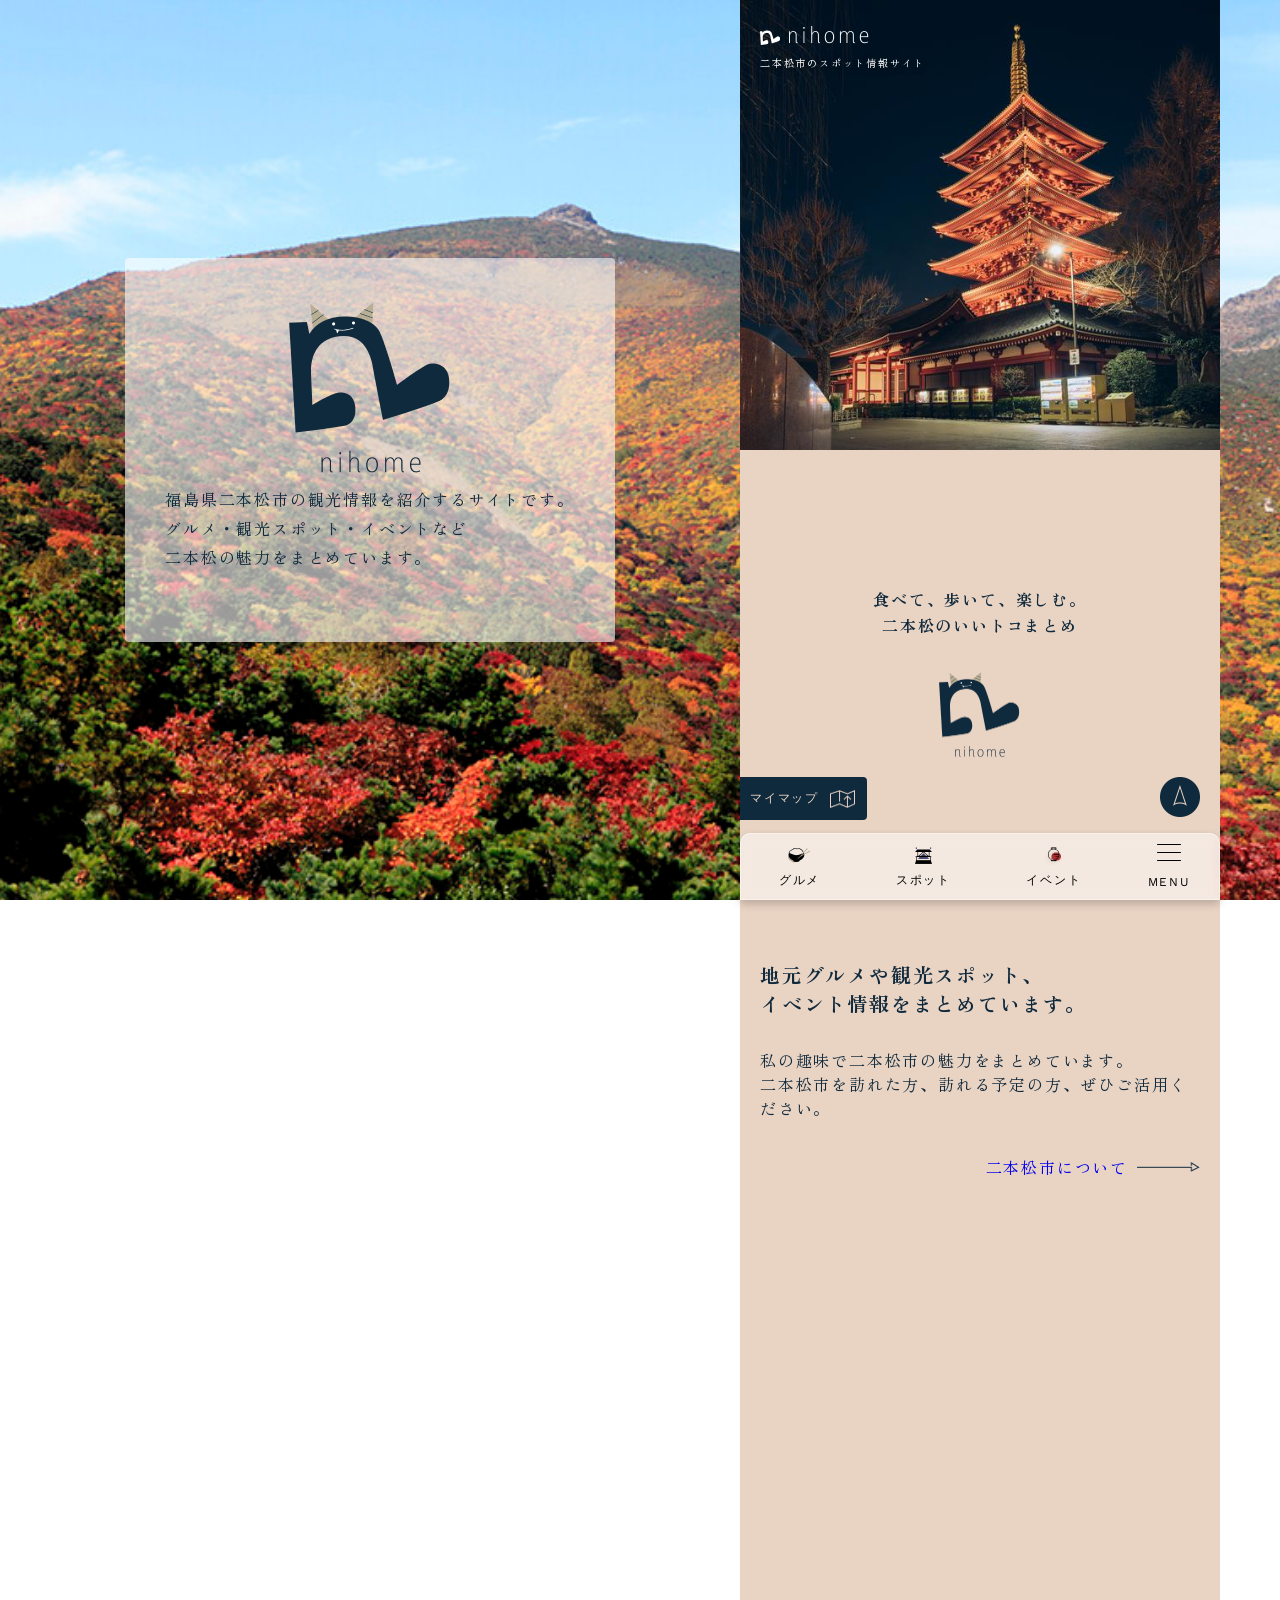
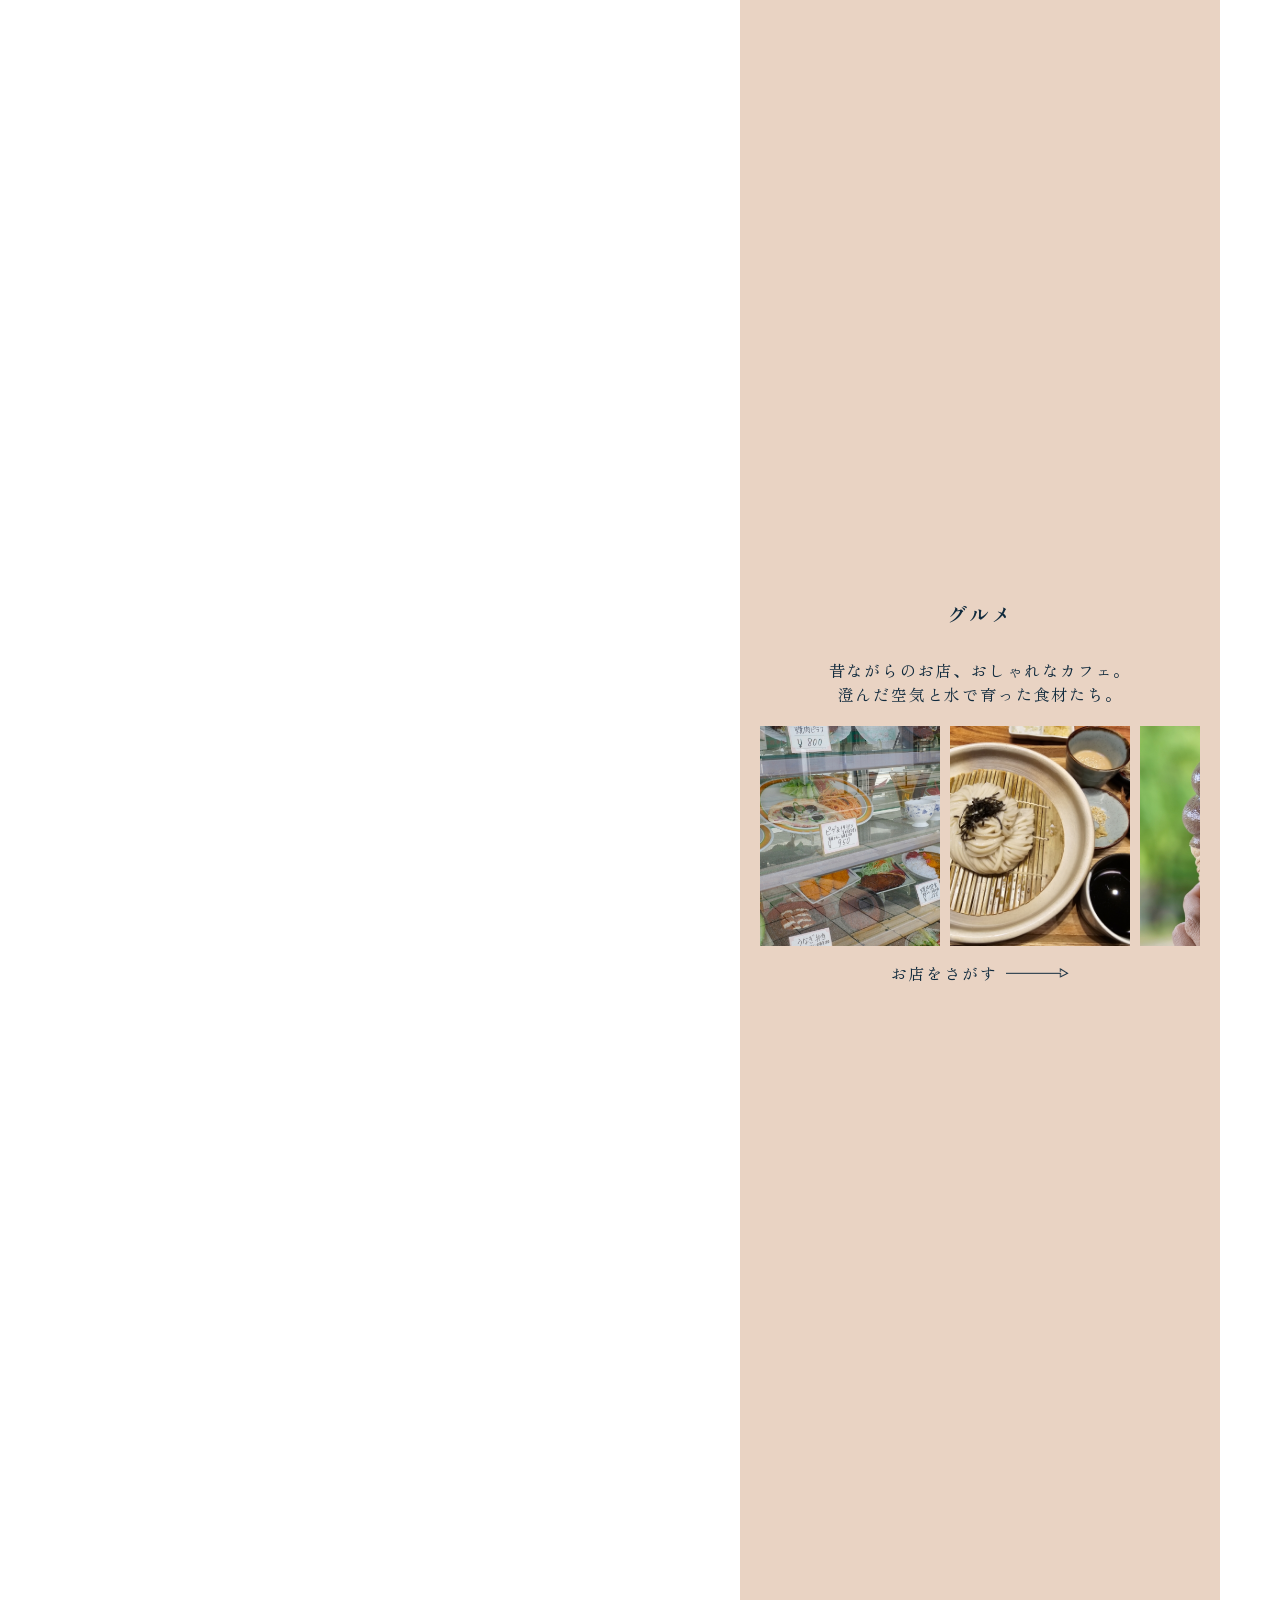
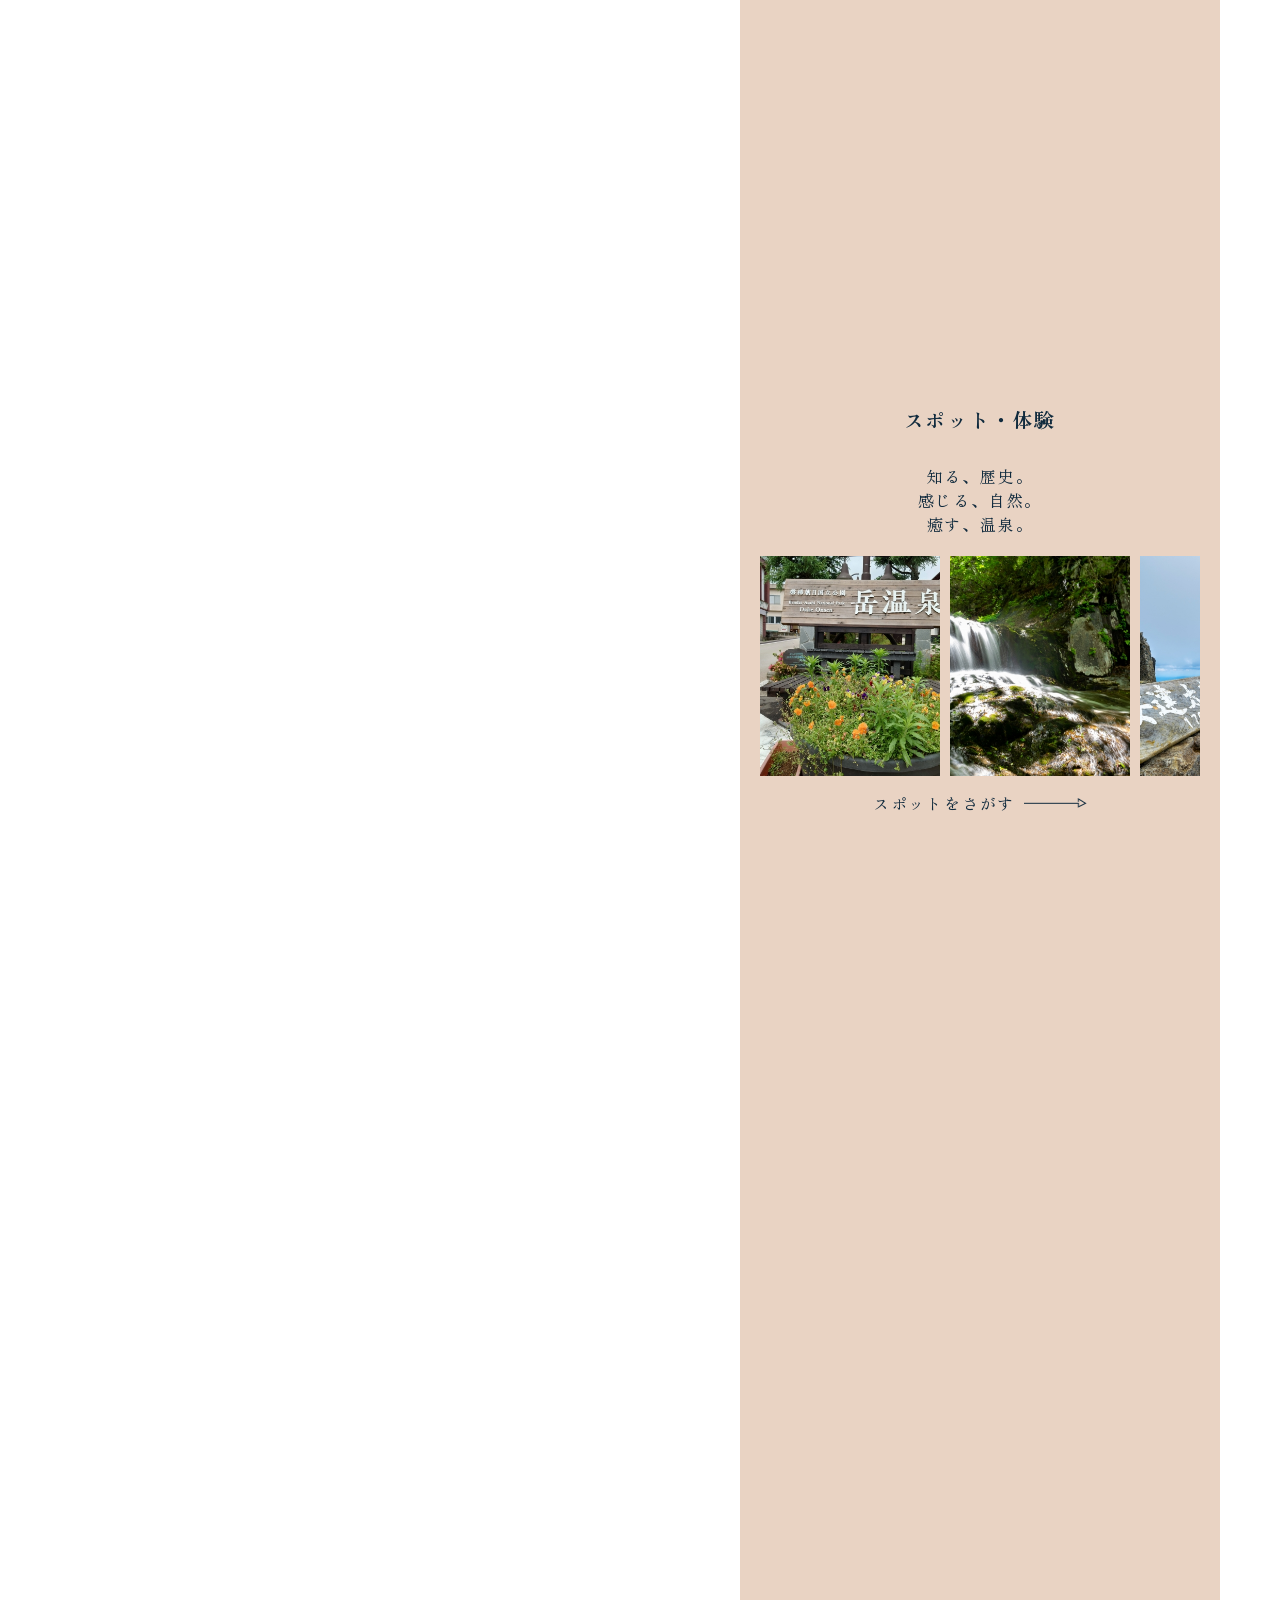
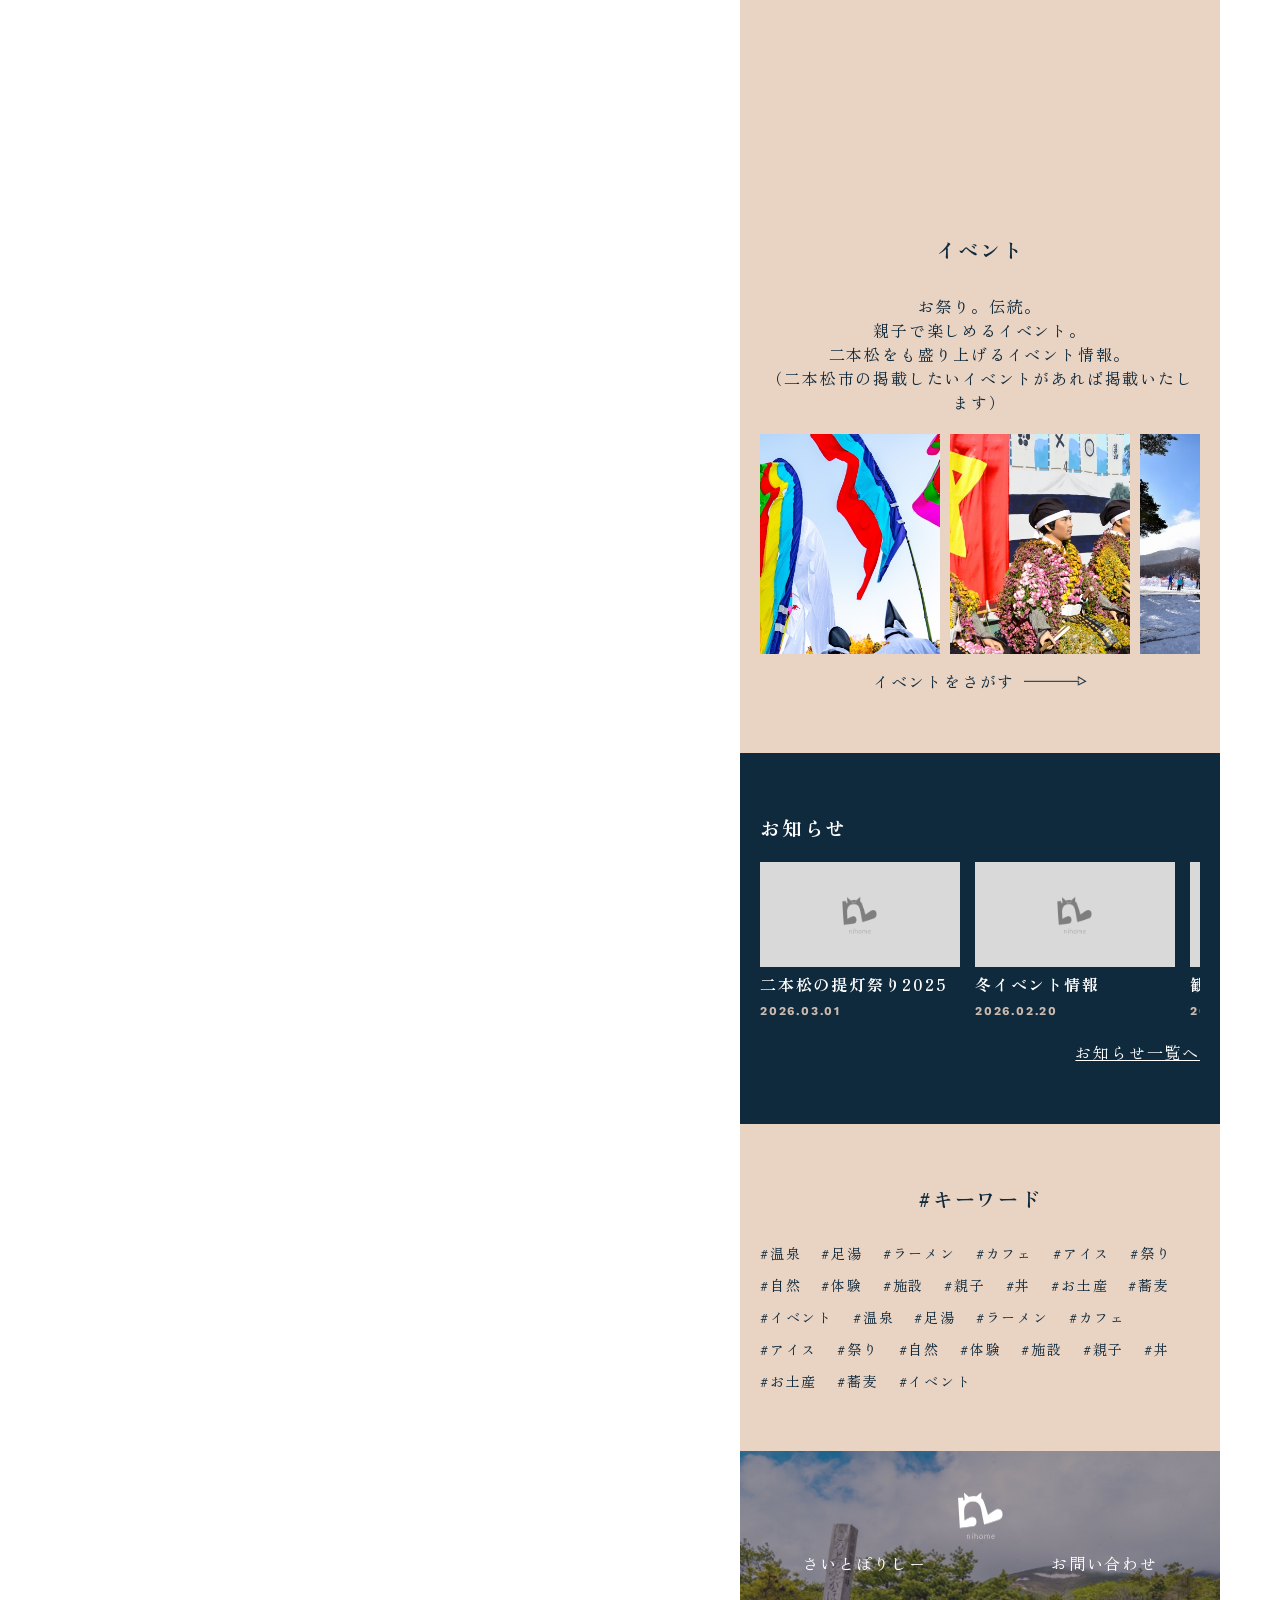
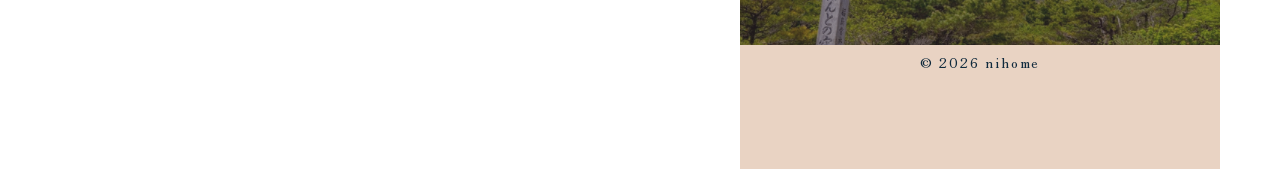
<file: index.html>
<!DOCTYPE html>
<html lang="ja">
<head>
    <meta charset="UTF-8">
    <meta name="viewport" content="width=device-width, initial-scale=1.0">

    <title>二本松観光サイト</title>

    <link rel="stylesheet" href="css/reset.css">
    <link rel="stylesheet" href="css/style.css">
    <link rel="preconnect" href="https://fonts.googleapis.com">
    <link rel="preconnect" href="https://fonts.gstatic.com" crossorigin>
    <link href="https://fonts.googleapis.com/css2?family=Zen+Old+Mincho&display=swap" rel="stylesheet">
    <link href="https://fonts.googleapis.com/css2?family=Work+Sans:ital,wght@0,100..900;1,100..900&family=Zen+Old+Mincho&display=swap" rel="stylesheet">
</head>

<body>
<div class="background"></div>
<div class="layout">

    <!-- 左カラム（PCのみ） -->
    <aside class="pc-info">
        <div id="concept">
            <img src="img/logo_fv.png" alt="ロゴ">

            <p>
            福島県二本松市の観光情報を紹介するサイトです。<br>
            グルメ・観光スポット・イベントなど<br>
            二本松の魅力をまとめています。
            </p>
        </div>
    </aside>

    <!-- 右カラム（スマホ幅サイト） -->
    <div class="site-area">

        <div class="logo">
            <a href="index.html">
            <img src="img/logo.png">
            <p>二本松市のスポット情報サイト</p>
            </a>
        </div>

        <div class="floating">
            <!-- マイマップ -->
            <a class="mymap">マイマップ</a>

            <!-- TOP -->
            <div class="totop" onclick="window.scrollTo({top:0,behavior:'smooth'})">
                <img src="img/icon_ttp.png" alt="to top">
            </div>
        </div>

        <!-- ナビ -->
        <nav class="bottom-nav">
            <div class="nav-inner">
                <a class="nav_gourmet">グルメ</a>
                <a class="nav_spot">スポット</a>
                <a class="nav_event">イベント</a>
                <a class="nav_hm">
                    <div class="btn-trigger" id="btn">
                        <span></span>
                        <span></span>
                        <span></span>
                    </div>
                </a>
            </div>
        </nav>

        <div class="menu-panel">
            <ul class="menu-panel1">
                <li><a href="index.html">トップページ</a></li>
                <li><a href="about.html">二本松市について</a></li>
                <li><a href="contact.html">お知らせ一覧</a></li>
            </ul>
            <div class="keyword">
                <h2>#キーワード</h2>
                <ul>
                    <li><a href="#">#温泉</a></li>
                    <li><a href="#">#足湯</a></li>
                    <li><a href="#">#ラーメン</a></li>
                    <li><a href="#">#カフェ</a></li>
                    <li><a href="#">#アイス</a></li>
                    <li><a href="#">#祭り</a></li>
                    <li><a href="#">#自然</a></li>
                    <li><a href="#">#体験</a></li>
                    <li><a href="#">#施設</a></li>
                    <li><a href="#">#親子</a></li>
                    <li><a href="#">#丼</a></li>
                    <li><a href="#">#お土産</a></li>
                    <li><a href="#">#蕎麦</a></li>
                    <li><a href="#">#イベント</a></li>
                    <li><a href="#">#温泉</a></li>
                    <li><a href="#">#足湯</a></li>
                    <li><a href="#">#ラーメン</a></li>
                    <li><a href="#">#カフェ</a></li>
                    <li><a href="#">#アイス</a></li>
                    <li><a href="#">#祭り</a></li>
                    <li><a href="#">#自然</a></li>
                    <li><a href="#">#体験</a></li>
                    <li><a href="#">#施設</a></li>
                    <li><a href="#">#親子</a></li>
                    <li><a href="#">#丼</a></li>
                    <li><a href="#">#お土産</a></li>
                    <li><a href="#">#蕎麦</a></li>
                    <li><a href="#">#イベント</a></li>
                </ul>
            </div>
            <ul class="menu-panel2">
                <li><a href="#">さいとぽりしー</a></li>
                <li><a href="contact.html">お問い合わせ</a></li>
            </ul>
        </div>

        <div class="wrapper">

            <!-- ファーストビュー -->
            <section class="firstview">
                <div class="slider">
                    <div class="slide active" style="background-image:url(img/slide1.jpg)"></div>
                    <div class="slide" style="background-image:url(img/slide2.jpg)"></div>
                    <div class="slide" style="background-image:url(img/slide3.jpg)"></div>
                </div>

                <div class="catch">
                    <h1>
                    食べて、歩いて、楽しむ。<br>
                    二本松のいいトコまとめ
                    </h1>
                </div>
            </section>

            <!-- このサイトについて -->
            <section class="section about">
                <h2>地元グルメや観光スポット、<br>
                    イベント情報をまとめています。</h2>
                <p>私の趣味で二本松市の魅力をまとめています。<br>
                    二本松市を訪れた方、訪れる予定の方、ぜひご活用ください。</p>
                <a class="more" href="about.html">二本松市について</a>
            </section>

            <div class="parallax p1"></div>

            <!-- グルメ -->
            <section class="section">
                <h2>グルメ</h2>

                <p>昔ながらのお店、おしゃれなカフェ。<br>
                    澄んだ空気と水で育った食材たち。</p>

                <div class="show-area">
                    <img src="img/g1.jpg">
                    <img src="img/g2.jpg">
                    <img src="img/g3.jpg">
                </div>
                <a class="more">お店をさがす</a>
            </section>

            <div class="parallax p2"></div>

            <!-- スポット -->
            <section class="section">
                <h2>スポット・体験</h2>

                <p>知る、歴史。<br>
                    感じる、自然。<br>
                    癒す、温泉。</p>

                <div class="show-area">
                    <img src="img/s1.jpg">
                    <img src="img/s2.jpg">
                    <img src="img/s3.jpg">
                </div>

                <a class="more">スポットをさがす</a>
            </section>

            <div class="parallax p3"></div>

            <!-- イベント -->
            <section class="section">
                <h2>イベント</h2>

                <p>お祭り。伝統。<br>
                    親子で楽しめるイベント。<br>
                    二本松をも盛り上げるイベント情報。<br>
                    （二本松市の掲載したいイベントがあれば掲載いたします）</p>

                <div class="show-area">
                    <img src="img/e1.jpg">
                    <img src="img/e2.jpg">
                    <img src="img/e3.jpg">
                </div>

                <a class="more">イベントをさがす</a>
            </section>

            <!-- お知らせ -->
            <section class="news">
                <h2>お知らせ</h2>
                
                <div class="news-list">
                    <a class="news-item">
                    <img src="img/noimg.jpg">
                    <h3>二本松の提灯祭り2025</h3>
                    <time>2026.03.01</time>
                    </a>

                    <a class="news-item">
                    <img src="img/noimg.jpg">
                    <h3>冬イベント情報</h3>
                    <time>2026.02.20</time>
                    </a>

                    <a class="news-item">
                    <img src="img/noimg.jpg">
                    <h3>観光ガイド更新</h3>
                    <time>2026.02.10</time>
                    </a>

                    <a class="news-item">
                    <img src="img/noimg.jpg">
                    <h3>新店舗オープン</h3>
                    <time>2026.02.05</time>
                    </a>

                    <a class="news-item">
                    <img src="img/noimg.jpg">
                    <h3>アクセス情報</h3>
                    <time>2026.01.28</time>
                    </a>
                </div>

                <a class="news-more">お知らせ一覧へ</a>
            </section>

            <!-- キーワード -->
            <section class="section keyword">
                <h2>#キーワード</h2>
                <ul>
                    <li><a href="#">#温泉</a></li>
                    <li><a href="#">#足湯</a></li>
                    <li><a href="#">#ラーメン</a></li>
                    <li><a href="#">#カフェ</a></li>
                    <li><a href="#">#アイス</a></li>
                    <li><a href="#">#祭り</a></li>
                    <li><a href="#">#自然</a></li>
                    <li><a href="#">#体験</a></li>
                    <li><a href="#">#施設</a></li>
                    <li><a href="#">#親子</a></li>
                    <li><a href="#">#丼</a></li>
                    <li><a href="#">#お土産</a></li>
                    <li><a href="#">#蕎麦</a></li>
                    <li><a href="#">#イベント</a></li>
                    <li><a href="#">#温泉</a></li>
                    <li><a href="#">#足湯</a></li>
                    <li><a href="#">#ラーメン</a></li>
                    <li><a href="#">#カフェ</a></li>
                    <li><a href="#">#アイス</a></li>
                    <li><a href="#">#祭り</a></li>
                    <li><a href="#">#自然</a></li>
                    <li><a href="#">#体験</a></li>
                    <li><a href="#">#施設</a></li>
                    <li><a href="#">#親子</a></li>
                    <li><a href="#">#丼</a></li>
                    <li><a href="#">#お土産</a></li>
                    <li><a href="#">#蕎麦</a></li>
                    <li><a href="#">#イベント</a></li>
                </ul>
            </section>

            <footer>
                <ul class="menu-panel2">
                    <li><a href="#">さいとぽりしー</a></li>
                    <li><a href="contact.html">お問い合わせ</a></li>
                </ul>
                <small>&copy; 2026 nihome</small>
            </footer>

        </div>
    </div>
</div>

<!-- jQuery -->
<script src="https://code.jquery.com/jquery-3.7.1.min.js"></script>
<script src="js/script.js"></script>

</body>
</html>
</file>
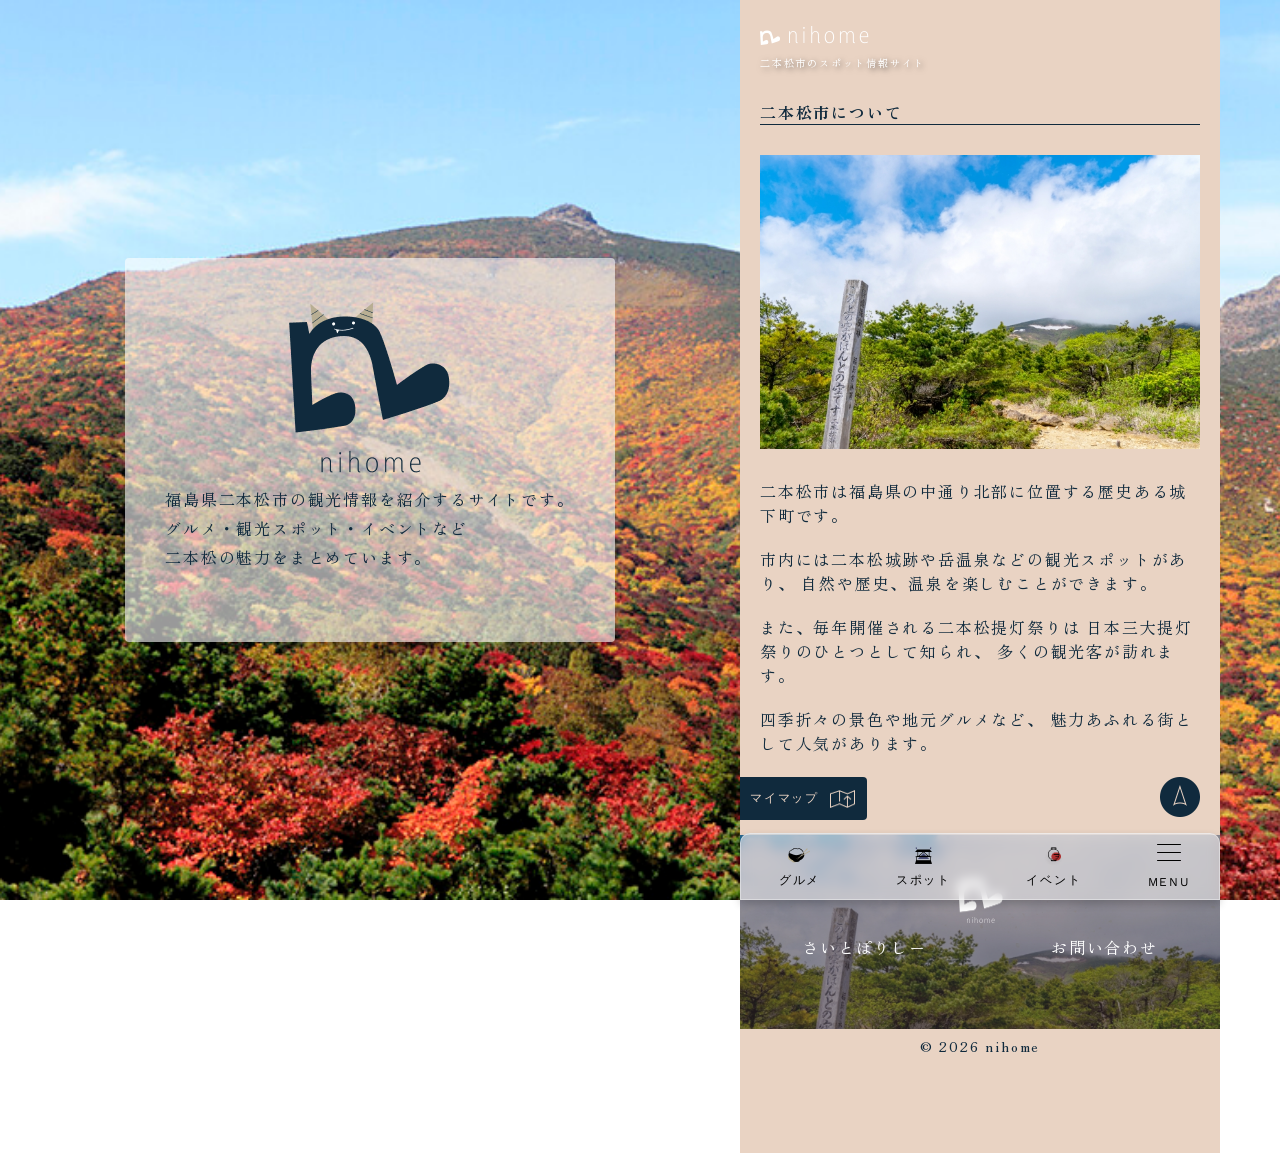
<file: about.html>
<!DOCTYPE html>
<html lang="ja">
<head>
    <meta charset="UTF-8">
    <meta name="viewport" content="width=device-width, initial-scale=1.0">

    <title>二本松について | 二本松観光サイト</title>

    <link rel="stylesheet" href="css/reset.css">
    <link rel="stylesheet" href="css/style.css">
    <link rel="preconnect" href="https://fonts.googleapis.com">
    <link rel="preconnect" href="https://fonts.gstatic.com" crossorigin>
    <link href="https://fonts.googleapis.com/css2?family=Zen+Old+Mincho&display=swap" rel="stylesheet">
    <link href="https://fonts.googleapis.com/css2?family=Work+Sans:ital,wght@0,100..900;1,100..900&family=Zen+Old+Mincho&display=swap" rel="stylesheet">
</head>

<body>
<div class="background"></div>
<div class="layout">

    <!-- 左カラム（PCのみ） -->
    <aside class="pc-info">
        <div id="concept">
            <img src="img/logo_fv.png" alt="ロゴ">

            <p>
            福島県二本松市の観光情報を紹介するサイトです。<br>
            グルメ・観光スポット・イベントなど<br>
            二本松の魅力をまとめています。
            </p>
        </div>
    </aside>

    <!-- 右カラム（スマホ幅サイト） -->
    <div class="site-area">

        <div class="logo">
            <a href="index.html">
            <img src="img/logo.png">
            <p>二本松市のスポット情報サイト</p>
            </a>
        </div>

        <div class="floating">
            <!-- マイマップ -->
            <a class="mymap">マイマップ</a>

            <!-- TOP -->
            <div class="totop" onclick="window.scrollTo({top:0,behavior:'smooth'})">
                <img src="img/icon_ttp.png" alt="to top">
            </div>
        </div>

        <!-- ナビ -->
        <nav class="bottom-nav">
            <div class="nav-inner">
                <a class="nav_gourmet">グルメ</a>
                <a class="nav_spot">スポット</a>
                <a class="nav_event">イベント</a>
                <a class="nav_hm">
                    <div class="btn-trigger" id="btn">
                        <span></span>
                        <span></span>
                        <span></span>
                    </div>
                </a>
            </div>
        </nav>

        <div class="menu-panel">
            <ul class="menu-panel1">
                <li><a href="index.html">トップページ</a></li>
                <li><a href="about.html">二本松市について</a></li>
                <li><a href="#">お知らせ一覧</a></li>
            </ul>
            <div class="keyword">
                <h2>#キーワード</h2>
                <ul>
                    <li><a href="#">#温泉</a></li>
                    <li><a href="#">#足湯</a></li>
                    <li><a href="#">#ラーメン</a></li>
                    <li><a href="#">#カフェ</a></li>
                    <li><a href="#">#アイス</a></li>
                    <li><a href="#">#祭り</a></li>
                    <li><a href="#">#自然</a></li>
                    <li><a href="#">#体験</a></li>
                    <li><a href="#">#施設</a></li>
                    <li><a href="#">#親子</a></li>
                    <li><a href="#">#丼</a></li>
                    <li><a href="#">#お土産</a></li>
                    <li><a href="#">#蕎麦</a></li>
                    <li><a href="#">#イベント</a></li>
                    <li><a href="#">#温泉</a></li>
                    <li><a href="#">#足湯</a></li>
                    <li><a href="#">#ラーメン</a></li>
                    <li><a href="#">#カフェ</a></li>
                    <li><a href="#">#アイス</a></li>
                    <li><a href="#">#祭り</a></li>
                    <li><a href="#">#自然</a></li>
                    <li><a href="#">#体験</a></li>
                    <li><a href="#">#施設</a></li>
                    <li><a href="#">#親子</a></li>
                    <li><a href="#">#丼</a></li>
                    <li><a href="#">#お土産</a></li>
                    <li><a href="#">#蕎麦</a></li>
                    <li><a href="#">#イベント</a></li>
                </ul>
            </div>
            <ul class="menu-panel2">
                <li><a href="#">さいとぽりしー</a></li>
                <li><a href="contact.html">お問い合わせ</a></li>
            </ul>
        </div>

        <div class="wrapper">

            <!-- グルメ -->
            <section class="section page-section">
                <h1>二本松市について</h1>

                <img src="img/about.jpg" class="about-img">

                <p>
                二本松市は福島県の中通り北部に位置する歴史ある城下町です。
                </p>

                <p>
                市内には二本松城跡や岳温泉などの観光スポットがあり、
                自然や歴史、温泉を楽しむことができます。
                </p>

                <p>
                また、毎年開催される二本松提灯祭りは
                日本三大提灯祭りのひとつとして知られ、
                多くの観光客が訪れます。
                </p>

                <p>
                四季折々の景色や地元グルメなど、
                魅力あふれる街として人気があります。
                </p>
            </section>

            <footer>
                <ul class="menu-panel2">
                    <li><a href="#">さいとぽりしー</a></li>
                    <li><a href="contact.html">お問い合わせ</a></li>
                </ul>
                <small>&copy; 2026 nihome</small>
            </footer>

        </div>
    </div>
</div>

<!-- jQuery -->
<script src="https://code.jquery.com/jquery-3.7.1.min.js"></script>
<script src="js/script.js"></script>

</body>
</html>
</file>
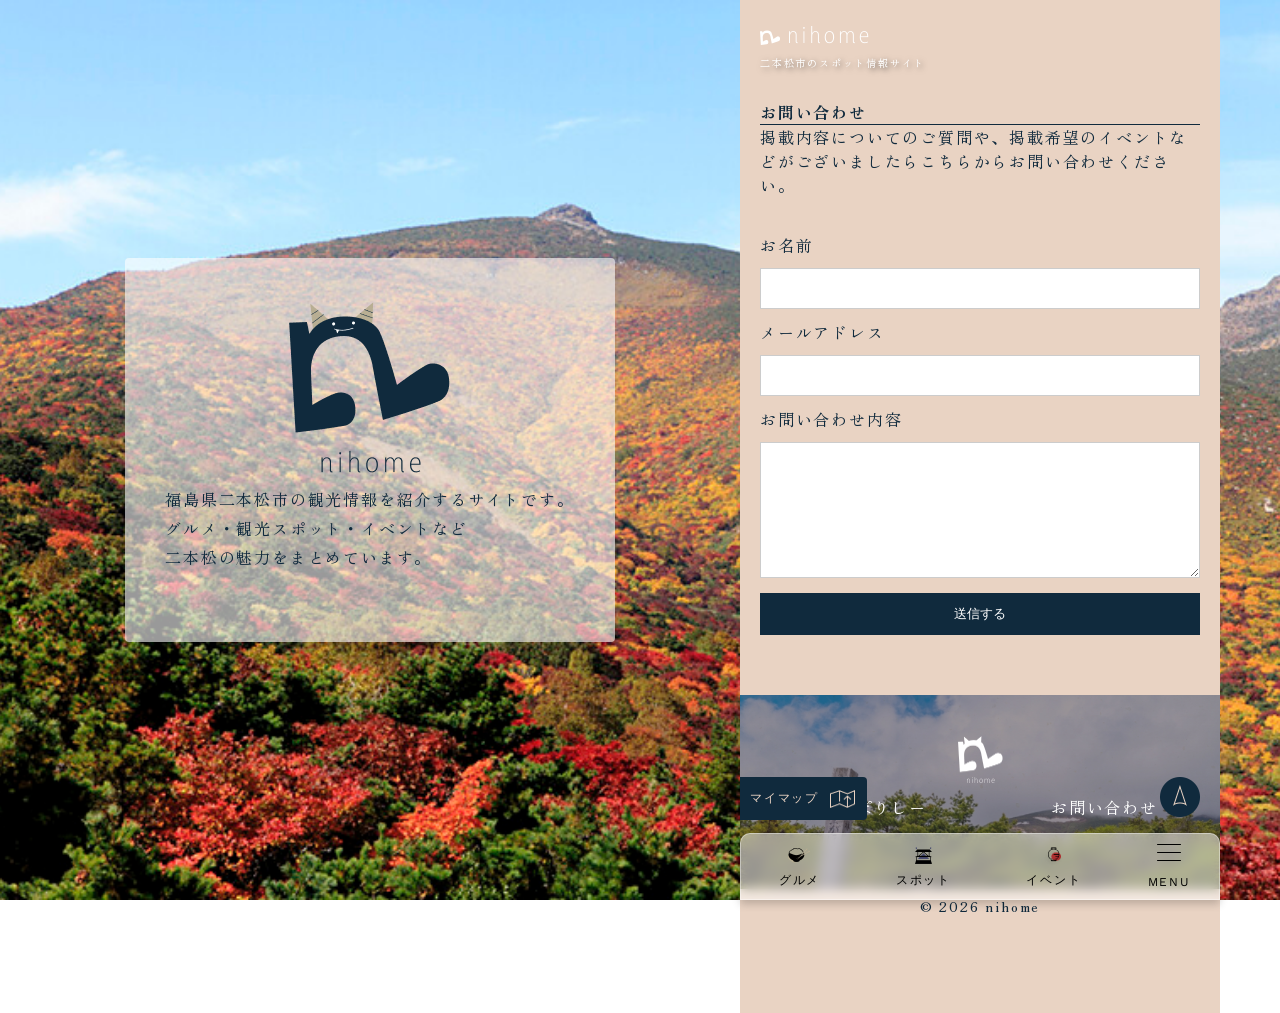
<file: contact.html>
<!DOCTYPE html>
<html lang="ja">
<head>
    <meta charset="UTF-8">
    <meta name="viewport" content="width=device-width, initial-scale=1.0">

    <title>お問い合わせ | 二本松観光サイト</title>

    <link rel="stylesheet" href="css/reset.css">
    <link rel="stylesheet" href="css/style.css">
    <link rel="preconnect" href="https://fonts.googleapis.com">
    <link rel="preconnect" href="https://fonts.gstatic.com" crossorigin>
    <link href="https://fonts.googleapis.com/css2?family=Zen+Old+Mincho&display=swap" rel="stylesheet">
    <link href="https://fonts.googleapis.com/css2?family=Work+Sans:ital,wght@0,100..900;1,100..900&family=Zen+Old+Mincho&display=swap" rel="stylesheet">
</head>

<body>
<div class="background"></div>
<div class="layout">

    <!-- 左カラム（PCのみ） -->
    <aside class="pc-info">
        <div id="concept">
            <img src="img/logo_fv.png" alt="ロゴ">

            <p>
            福島県二本松市の観光情報を紹介するサイトです。<br>
            グルメ・観光スポット・イベントなど<br>
            二本松の魅力をまとめています。
            </p>
        </div>
    </aside>

    <!-- 右カラム（スマホ幅サイト） -->
    <div class="site-area">

        <div class="logo">
            <a href="index.html">
            <img src="img/logo.png">
            <p>二本松市のスポット情報サイト</p>
            </a>
        </div>

        <div class="floating">
            <!-- マイマップ -->
            <a class="mymap">マイマップ</a>

            <!-- TOP -->
            <div class="totop" onclick="window.scrollTo({top:0,behavior:'smooth'})">
                <img src="img/icon_ttp.png" alt="to top">
            </div>
        </div>

        <!-- ナビ -->
        <nav class="bottom-nav">
            <div class="nav-inner">
                <a class="nav_gourmet">グルメ</a>
                <a class="nav_spot">スポット</a>
                <a class="nav_event">イベント</a>
                <a class="nav_hm">
                    <div class="btn-trigger" id="btn">
                        <span></span>
                        <span></span>
                        <span></span>
                    </div>
                </a>
            </div>
        </nav>

        <div class="menu-panel">
            <ul class="menu-panel1">
                <li><a href="index.html">トップページ</a></li>
                <li><a href="about.html">二本松市について</a></li>
                <li><a href="#">お知らせ一覧</a></li>
            </ul>
            <div class="keyword">
                <h2>#キーワード</h2>
                <ul>
                    <li><a href="#">#温泉</a></li>
                    <li><a href="#">#足湯</a></li>
                    <li><a href="#">#ラーメン</a></li>
                    <li><a href="#">#カフェ</a></li>
                    <li><a href="#">#アイス</a></li>
                    <li><a href="#">#祭り</a></li>
                    <li><a href="#">#自然</a></li>
                    <li><a href="#">#体験</a></li>
                    <li><a href="#">#施設</a></li>
                    <li><a href="#">#親子</a></li>
                    <li><a href="#">#丼</a></li>
                    <li><a href="#">#お土産</a></li>
                    <li><a href="#">#蕎麦</a></li>
                    <li><a href="#">#イベント</a></li>
                    <li><a href="#">#温泉</a></li>
                    <li><a href="#">#足湯</a></li>
                    <li><a href="#">#ラーメン</a></li>
                    <li><a href="#">#カフェ</a></li>
                    <li><a href="#">#アイス</a></li>
                    <li><a href="#">#祭り</a></li>
                    <li><a href="#">#自然</a></li>
                    <li><a href="#">#体験</a></li>
                    <li><a href="#">#施設</a></li>
                    <li><a href="#">#親子</a></li>
                    <li><a href="#">#丼</a></li>
                    <li><a href="#">#お土産</a></li>
                    <li><a href="#">#蕎麦</a></li>
                    <li><a href="#">#イベント</a></li>
                </ul>
            </div>
            <ul class="menu-panel2">
                <li><a href="#">さいとぽりしー</a></li>
                <li><a href="contact.html">お問い合わせ</a></li>
            </ul>
        </div>

        <div class="wrapper">

            <!-- グルメ -->
            <section class="section page-section">
                <h1>お問い合わせ</h1>

                <p>掲載内容についてのご質問や、掲載希望のイベントなどがございましたらこちらからお問い合わせください。</p>

                <form class="contact-form">
                    <label>お名前</label>
                    <input type="text" required>

                    <label>メールアドレス</label>
                    <input type="email" required>

                    <label>お問い合わせ内容</label>
                    <textarea rows="6" required></textarea>

                    <button type="submit">送信する</button>
                </form>
            </section>

            <footer>
                <ul class="menu-panel2">
                    <li><a href="#">さいとぽりしー</a></li>
                    <li><a href="contact.html">お問い合わせ</a></li>
                </ul>
                <small>&copy; 2026 nihome</small>
            </footer>

        </div>
    </div>
</div>

<!-- jQuery -->
<script src="https://code.jquery.com/jquery-3.7.1.min.js"></script>
<script src="js/script.js"></script>

</body>
</html>
</file>
<file: css/style.css>
*{
margin:0;
padding:0;
box-sizing:border-box;
}

body{
font-family: "Zen Old Mincho", serif;
letter-spacing: 1.8px;
}

h1, h2, h3, h4, h5, p, a {
  line-height: normal;
}

a {
cursor: pointer;
}
a:hover {
color: #3D102A;
text-decoration: underline;
}

.more {
padding-right: 72px;
background-image: url(../img/arrow_blue.png);
background-repeat: no-repeat;
background-position: center right;
background-size: 63px 10px;
}
.more:hover {
background-image: url(../img/arrow_red.png);
background-repeat: no-repeat;
background-position: center right;
background-size: 63px 10px;
color: #3D102A;
}

/* ナビ */
.bottom-nav{
position:fixed;
bottom:0;
width:100%;
display:flex;
justify-content:center;
z-index:200;
}

.nav-inner{
width:100%;
max-width: 480px;
display:flex;
justify-content:space-around;
border-radius: 10px 10px 0 0;
padding:10px 0;
background-color: rgba(255, 255, 255, 0.5);
backdrop-filter: blur(6px);
-webkit-backdrop-filter: blur(6px);
border: 1px solid rgba(255, 255, 255, 0.4);
box-shadow: 0 4px 8px rgba(0, 0, 0, 0.2);
}

.nav-inner a{
font-size:12px;
text-decoration:none;
color:#000;
font-family: "Work Sans", sans-serif;
padding-top: 28px;
background-image: url(../img/icon_nav1.png);
background-repeat: no-repeat;
background-position: center top;
background-size: 23px 23px;
}
.nav-inner a:hover {
color: #3D102A;
text-decoration: underline;
}
.nav-inner a.nav_spot {
    background-image: url(../img/icon_nav2.png);
}
.nav-inner a.nav_event {
    background-image: url(../img/icon_nav3.png);
}
.nav-inner a.nav_hm {
    background-image: none;
    padding-top: 0;
    position: relative;
}
.nav-inner a.nav_hm::after {
    content: "MENU";
    font-size: 12px;
    position: absolute;
    bottom: 0;
    left: 50%;
    transform: translateX(-50%);
}

/*=============================
.btn-trigger
=============================*/
.btn-trigger {
  position: relative;
  width: 24px;
  height: 17px;
  cursor: pointer;
}
.btn-trigger span {
  position: absolute;
  left: 0;
  width: 24px;
  height: 1px;
  background-color: #000;
  border-radius: 4px;
}
.btn-trigger, .btn-trigger span {
  display: inline-block;
  transition: all .5s;
  box-sizing: border-box;
}
.btn-trigger span:nth-of-type(1) {
  top: 0;
}
.btn-trigger span:nth-of-type(2) {
  top: 8px;
}
.btn-trigger span:nth-of-type(3) {
  bottom: 0;
}
/*=============================
#btn
=============================*/
#btn.active {
  -webkit-transform: rotate(360deg);
  transform: rotate(360deg);
}
#btn.active span:nth-of-type(1) {
  -webkit-transform: translateY(20px) rotate(-45deg);
  transform: translateY(8px) rotate(-45deg);
}
#btn.active span:nth-of-type(2) {
  -webkit-transform: translateY(0) rotate(45deg);
  transform: translateY(0) rotate(45deg);
}
#btn.active span:nth-of-type(3) {
  opacity: 0;
}

/* ハンバーガーメニュー */
.menu-panel{
position:fixed;
top:0;
width: 100%;
max-width: 460px;
height:calc(100vh - 130px);
background-color: rgba(255, 255, 255, 0.5);
backdrop-filter: blur(6px);
-webkit-backdrop-filter: blur(6px);
border: 1px solid rgba(255, 255, 255, 0.4);
box-shadow: 0 4px 8px rgba(0, 0, 0, 0.45);
opacity:0;
transform:translateY(-30px) translateX(-30px);
pointer-events:none;
transition:0.4s;
padding:110px 0 62px 0;
z-index: 100;
overflow-y: auto;
display: flex;
flex-direction: column;
align-items: center;
gap: 36px;
margin-right: 20px;
border-radius: 0 0 10px 0;
}
.menu-panel.active{
opacity:1;
transform:translateY(0) translateX(0);
pointer-events:auto;
}
.menu-panel ul{
list-style:none;
}
.menu-panel li{
margin-bottom:25px;
}
.menu-panel a{
font-size:14px;
text-decoration:none;
color:#102A3D;
}
.menu-panel a:hover {
color: #B54434;
text-decoration: underline;
}
.menu-panel .keyword {
width: 100%;
padding: 58px 13px;
background: #fff;
display: flex;
flex-direction: column;
align-items: center;
}
.menu-panel .keyword h2 {
font-size: 20px;
color: #102A3D;
margin-bottom: 30px;
}
.menu-panel .keyword ul {
display: flex;
flex-wrap: wrap;
gap: 12px 20px;
}
.menu-panel .keyword ul li {
    margin: 0;
}
.menu-panel1,
.menu-panel2 {
    width: 70%;
    display: flex;
    justify-content: space-around;
    align-items: center;
}
.menu-panel1 {
    flex-direction: column;
}

.floating{
position: fixed;
bottom:80px;
width: 100%;
max-width:480px;
display:flex;
justify-content:space-between;
z-index: 200;
}

/* マイマップ */
.mymap{
font-family: "Work Sans", sans-serif;
background:#102A3D;
color: #E9D3C3;
padding: 13px 48px 13px 10px;
border-radius:0 4px 4px 0;
font-size:12px;
background-image: url(../img/icon_map.png);
background-repeat: no-repeat;
background-size: 25px 18px;
background-position: center right 12px;
}
.mymap:hover {
    text-decoration: none;
    color: #E9D3C3;
}

/* TOTOP */
.totop{
width: 40px;
height: 40px;
cursor: pointer;
margin-right: 20px;
}
.totop img {
    width: 100%;
}

/* PCレイアウト */
.layout{
display:flex;
min-height:100vh;
}

/* 左カラム */
.pc-info{
position: sticky;
top: 0;
width:100%;
height: 100vh;
padding:60px;
display:none;
color: #102A3D;
}

#concept {
display: flex;
flex-direction: column;
align-items: center;
padding: 40px;
background-color: rgba(255, 255, 255, 0.6);
border-radius: 4px;
}

.pc-info h1{
font-size:28px;
margin-bottom:20px;
}

.pc-info p{
margin-bottom:30px;
line-height:1.8;
}

/* 右カラム */
/* スマホ幅サイト */
.site-area{
max-width: 480px;
margin-right: 60px;
flex:1;
display:flex;
justify-content:center;
}

.wrapper{
width: 100%;
margin:auto;
background:#E9D3C3;
color: #102A3D;
}

.background{
position:fixed;
width:100%;
height:100%;
background:url(../img/background.jpg) center/cover;
z-index:-1;
}

.logo{
width: 100%;
max-width: 480px;
position:fixed;
top:20px;
z-index:200;
padding-left:20px;
}

.logo a {
display: inline-block;
color: #fff;
font-size: 10px;
mix-blend-mode:difference;
text-shadow: 2px 2px 6px rgba(0, 0, 0, 0.6);
}
.logo a:hover {
  text-decoration: none;
}

.logo img{
height:32px;
}

/* ファーストビュー */
.firstview{
height:100vh;
display:flex;
flex-direction:column;
}

.slider{
height:50vh;
position:relative;
overflow:hidden;
}

.slide{
position:absolute;
width:100%;
height:100%;
background-size:cover;
background-position:center;
opacity:0;
transition:1.5s;
}

.slide.active{
opacity:1;
}

.catch{
height:50vh;
display:flex;
justify-content:center;
align-items:center;
text-align:center;
padding:20px;
}

.catch h1{
font-size:16px;
line-height:1.6;
padding-bottom: 124px;
background-image: url(../img/logo_fv.png);
background-repeat: no-repeat;
background-position: bottom center;
background-size: 81px 93px;
}

/* セクション */

.section{
width: 480px;
padding:60px 20px;
display: flex;
flex-direction: column;
align-items: center;
text-align: center;
}

.section.about {
  align-items: flex-end;
  text-align: left;
}

.section h2{
  width: 100%;
margin-bottom:10px;
font-size: 20px;
margin-bottom: 30px;
}

.section p{
margin-bottom:20px;
}

/* 横スライド */

.show-area{
width: 100%;
max-width: 480px;
display: flex;
overflow: hidden;
gap: 10px;
}

.show-area img{
width: 180px;
height: 220px;
object-fit: cover;
opacity: 0;
  transform: translateY(30px);
  transition: 0.8s;
}

/* 表示 */
.show-area img.show{
  opacity: 1;
  transform: translateY(0);
}

/* 探す */

.more{
display:inline-block;
margin-top:15px;
}

/* パララックス */

.parallax{
height:100vh;
background-size:cover;
background-position:center;
background-attachment:fixed;
}

.p1{
background-image:url(../img/parallax1.jpg);
}

.p2{
background-image:url(../img/parallax2.jpg);
}

.p3{
background-image:url(../img/parallax3.jpg);
}

/* お知らせ */

.news{
padding:60px 20px;
background-color: #102A3D;
color: #fff;
}

.news h2 {
font-size: 20px;
margin-bottom: 20px;
}

.news-list{
display:flex;
overflow-x:auto;
gap:15px;
margin-bottom: 20px;
}

.news-list::-webkit-scrollbar {
display: none;
}

.news-item{
min-width:200px;
}
.news-item:hover {
  color: #fff;
  text-decoration: underline;
}

.news-item img{
width:100%;
}

.news-item time{
font-family: "Work Sans", sans-serif;
font-weight: bold;
font-size:12px;
color:#CABAAF;
}

a.news-more{
display: block;
text-align: right;
text-decoration: underline;
}
a.news-more:hover {
color: #fff;
}

/* キーワード */
section.keyword {
    display: flex;
    flex-direction: column;
    align-items: center;
}
section.keyword h2 {
    font-size: 20px;
    margin-bottom: 30px;
}
section.keyword ul {
    display: flex;
    flex-wrap: wrap;
    gap: 12px 20px;
}
section.keyword a{
font-size:14px;
text-decoration:none;
color:#102A3D;
}
section.keyword a:hover {
color: #B54434;
text-decoration: underline;
}

footer {
    padding-bottom: 100px;
    display: flex;
    flex-direction: column;
    align-items: center;
}
footer ul.menu-panel2 {
  width: 100%;
  padding: 100px 0 70px 0;
  background-image: url(../img/bg_ft.jpg);
  background-repeat: no-repeat;
  background-position: center;
  background-size: cover;
  margin-bottom: 10px;
  position: relative;
}
footer ul.menu-panel2::before {
  content: "";
  width: 45px;
  height: 48px;
  background-image: url(../img/logo_ft.png);
  background-repeat: no-repeat;
  background-position: center;
  background-size: contain;
  position: absolute;
  top: 40px;
  left: 50%;
  transform: translateX(-22px);
}
footer a {
  color: #fff;
}
footer small {
font-size: 14px;
}

/*下層ページ*/
.page-section{
padding-top: 100px;
text-align: left;
}
.page-section h1,
.page-section h2,
.page-section h3,
.page-section h4,
.page-section h5,
.page-section h6{
  display: block;
  width: 100%;
}
.page-section h1{
  border-bottom: 1px solid #102A3D;
}

/* お問い合わせ */
.contact-form{
display:flex;
flex-direction:column;
gap:15px;
width: 100%;
margin-top:20px;
}

.contact-form input,
.contact-form textarea{
padding:10px;
border:1px solid #ccc;
font-family: inherit;
}

.contact-form button{
background:#102A3D;
color:#fff;
padding:12px;
border:none;
cursor:pointer;
}


/* about */
.about-img{
width:100%;
margin:30px 0;
}



/* PC表示 */
@media (min-width:800px){
  .pc-info{
  display:flex;
  align-items: center;
  justify-content: center;
  }

  .site-area{
  background:url(../img/background.jpg);
  background-repeat: no-repeat;
  background-size: cover;
  }
}

/* SP表示 */
@media (max-width:800px){
  .layout{
    display: block;
  }
  .site-area{
    margin: 0 auto;
  }
  .section{
    width: 100%;
    max-width: 480px;
  }
}
</file>
